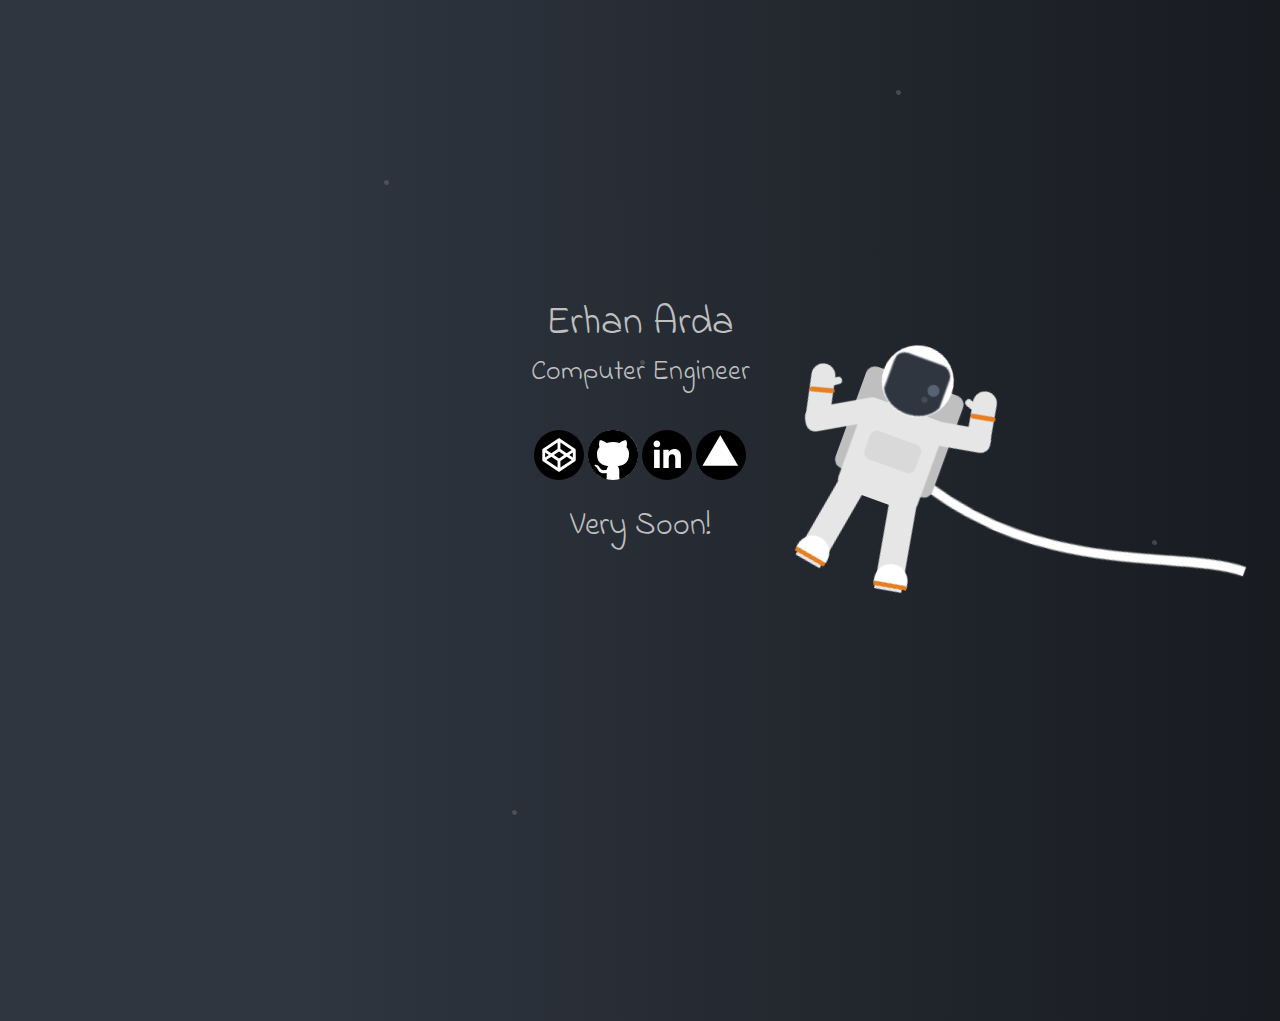
<file: index.html>
<!DOCTYPE html>
<html lang="en">

<head>
  <meta charset="UTF-8">
  <meta name="viewport" content="width=device-width, initial-scale=1.0">
  <meta http-equiv="X-UA-Compatible" content="ie=edge">
  <link rel="stylesheet" href="https://stackpath.bootstrapcdn.com/bootstrap/4.4.1/css/bootstrap.min.css">
  <link rel="stylesheet" type="text/css" href="static/css/style.css">
  <link href="https://fonts.googleapis.com/css?family=Indie+Flower&display=swap" rel="stylesheet">

  <title>EA</title>
</head>

<body>
  <div class="container">

    <div class="moons">
      <div class="moon"></div>

      <div class="moon__crater moon__crater1"></div>
      <div class="moon__crater moon__crater2"></div>
      <div class="moon__crater moon__crater3"></div>
    </div>
    <div class="star star1"></div>
    <div class="star star2"></div>
    <div class="star star3"></div>
    <div class="star star4"></div>
    <div class="star star5"></div>

    <div class="error">
      <div class="error__title">404</div>
      <div class="error__subtitle">Hmmm...</div>
      <div class="error__description">It looks like one of the developers fell asleep</div>

      <button class="error__button"><a href="contact-us.html" class="ct">CONTACT</a></button>
    </div>

    <div class="astronaut">
      <div class="astronaut__backpack"></div>
      <div class="astronaut__body"></div>
      <div class="astronaut__body__chest"></div>
      <div class="astronaut__arm-left1"></div>
      <div class="astronaut__arm-left2"></div>
      <div class="astronaut__arm-right1"></div>
      <div class="astronaut__arm-right2"></div>
      <div class="astronaut__arm-thumb-left"></div>
      <div class="astronaut__arm-thumb-right"></div>
      <div class="astronaut__leg-left"></div>
      <div class="astronaut__leg-right"></div>
      <div class="astronaut__foot-left"></div>
      <div class="astronaut__foot-right"></div>
      <div class="astronaut__wrist-left"></div>
      <div class="astronaut__wrist-right"></div>

      <div class="astronaut__cord">
        <canvas id="cord" height="500px" width="500px"></canvas>
      </div>

      <div class="astronaut__head">
        <canvas id="visor" width="60px" height="60px"></canvas>
        <div class="astronaut__head-visor-flare1"></div>
        <div class="astronaut__head-visor-flare2"></div>
      </div>
    </div>


    <div id="infos">
      <h1>Erhan Arda</h1>
      <h3>Computer Engineer</h3>
      <div class="soc">


        <a href="https://codepen.io/erhanarda" target="_blank" class="icon codepen" title="CodePen">
          <svg viewBox="0 0 512 512">
            <path
              d="M427 201.9c-0.6-4.2-2.9-8-6.4-10.3L264.2 87.3c-4.9-3.3-11.4-3.3-16.3 0L91.4 191.6c-4 2.7-6.5 7.4-6.5 12.2v104.3c0 4.8 2.5 9.6 6.5 12.2l156.4 104.3c4.9 3.3 11.4 3.3 16.3 0L420.6 320.4c4-2.6 6.6-7.4 6.6-12.2V203.9C427.1 203.2 427.1 202.6 427 201.9 427 201.7 427.1 202.6 427 201.9zM270.7 127.1l115.2 76.8 -51.5 34.4 -63.8-42.7V127.1zM241.3 127.1v68.6l-63.8 42.7 -51.5-34.4L241.3 127.1zM114.3 231.4l36.8 24.6 -36.8 24.6V231.4zM241.3 384.9L126.1 308.1l51.5-34.4 63.8 42.6V384.9zM256 290.8l-52-34.8 52-34.8 52 34.8L256 290.8zM270.7 384.9V316.3l63.8-42.6 51.5 34.4L270.7 384.9zM397.7 280.6l-36.8-24.6 36.8-24.6V280.6z" />
          </svg>
          <!--[if lt IE 9]><em>CodePen</em><![endif]-->
        </a>


        <!--<a href="#" class="icon facebook" title="Facebook">
        <svg viewBox="0 0 512 512">
          <path
            d="M211.9 197.4h-36.7v59.9h36.7V433.1h70.5V256.5h49.2l5.2-59.1h-54.4c0 0 0-22.1 0-33.7 0-13.9 2.8-19.5 16.3-19.5 10.9 0 38.2 0 38.2 0V82.9c0 0-40.2 0-48.8 0 -52.5 0-76.1 23.1-76.1 67.3C211.9 188.8 211.9 197.4 211.9 197.4z" />
        </svg>
       [if lt IE 9]><em>Facebook</em><![endif]
      </a>-->

        <a href="https://github.com/ErhanArda" target="_blank" class="icon github" title="GitHub">
          <svg viewBox="71 71 370 370">
            <path
              d="M256 70.7c-102.6 0-185.9 83.2-185.9 185.9 0 82.1 53.3 151.8 127.1 176.4 9.3 1.7 12.3-4 12.3-8.9V389.4c-51.7 11.3-62.5-21.9-62.5-21.9 -8.4-21.5-20.6-27.2-20.6-27.2 -16.9-11.5 1.3-11.3 1.3-11.3 18.7 1.3 28.5 19.2 28.5 19.2 16.6 28.4 43.5 20.2 54.1 15.4 1.7-12 6.5-20.2 11.8-24.9 -41.3-4.7-84.7-20.6-84.7-91.9 0-20.3 7.3-36.9 19.2-49.9 -1.9-4.7-8.3-23.6 1.8-49.2 0 0 15.6-5 51.1 19.1 14.8-4.1 30.7-6.2 46.5-6.3 15.8 0.1 31.7 2.1 46.6 6.3 35.5-24 51.1-19.1 51.1-19.1 10.1 25.6 3.8 44.5 1.8 49.2 11.9 13 19.1 29.6 19.1 49.9 0 71.4-43.5 87.1-84.9 91.7 6.7 5.8 12.8 17.1 12.8 34.4 0 24.9 0 44.9 0 51 0 4.9 3 10.7 12.4 8.9 73.8-24.6 127-94.3 127-176.4C441.9 153.9 358.6 70.7 256 70.7z" />
          </svg>
          <!--[if lt IE 9]><em>GitHub</em><![endif]-->
        </a>

        <a href="https://www.linkedin.com/in/erhan-arda-4b6b9846/" class="icon linkedin" target="_blank"
          title="LinkedIn">
          <svg viewBox="0 0 512 512">
            <path
              d="M186.4 142.4c0 19-15.3 34.5-34.2 34.5 -18.9 0-34.2-15.4-34.2-34.5 0-19 15.3-34.5 34.2-34.5C171.1 107.9 186.4 123.4 186.4 142.4zM181.4 201.3h-57.8V388.1h57.8V201.3zM273.8 201.3h-55.4V388.1h55.4c0 0 0-69.3 0-98 0-26.3 12.1-41.9 35.2-41.9 21.3 0 31.5 15 31.5 41.9 0 26.9 0 98 0 98h57.5c0 0 0-68.2 0-118.3 0-50-28.3-74.2-68-74.2 -39.6 0-56.3 30.9-56.3 30.9v-25.2H273.8z" />
          </svg>
          <!--[if lt IE 9]><em>LinkedIn</em><![endif]-->
        </a>
        <a href="https://zeit.co/erhanarda" target="_blank" class="icon zeit" title="Zeit">
          <svg viewBox="-18 0 140 140">
            <polygon points="50 15, 100 100, 0 100" />
          </svg>
          <!--[if lt IE 9]><em>Facebook</em><![endif]-->
        </a>

        <!--<a href="#" class="icon stackoverflow" title="StackOverflow">
        <svg viewBox="0 0 512 512">
          <path
            d="M294.8 361.2l-122 0.1 0-26 122-0.1L294.8 361.2zM377.2 213.7L356.4 93.5l-25.7 4.5 20.9 120.2L377.2 213.7zM297.8 301.8l-121.4-11.2 -2.4 25.9 121.4 11.2L297.8 301.8zM305.8 267.8l-117.8-31.7 -6.8 25.2 117.8 31.7L305.8 267.8zM321.2 238l-105-62 -13.2 22.4 105 62L321.2 238zM346.9 219.7l-68.7-100.8 -21.5 14.7 68.7 100.8L346.9 219.7zM315.5 275.5v106.5H155.6V275.5h-20.8v126.9h201.5V275.5H315.5z" />
        </svg>
       [if lt IE 9]><em>StackOverflow</em><![endif]
      </a>-->

      </div>
      <h2>Very Soon!</h2>
    </div>
  </div>
  <script src="static/js/script.js"></script>
</body>

</html>
</file>
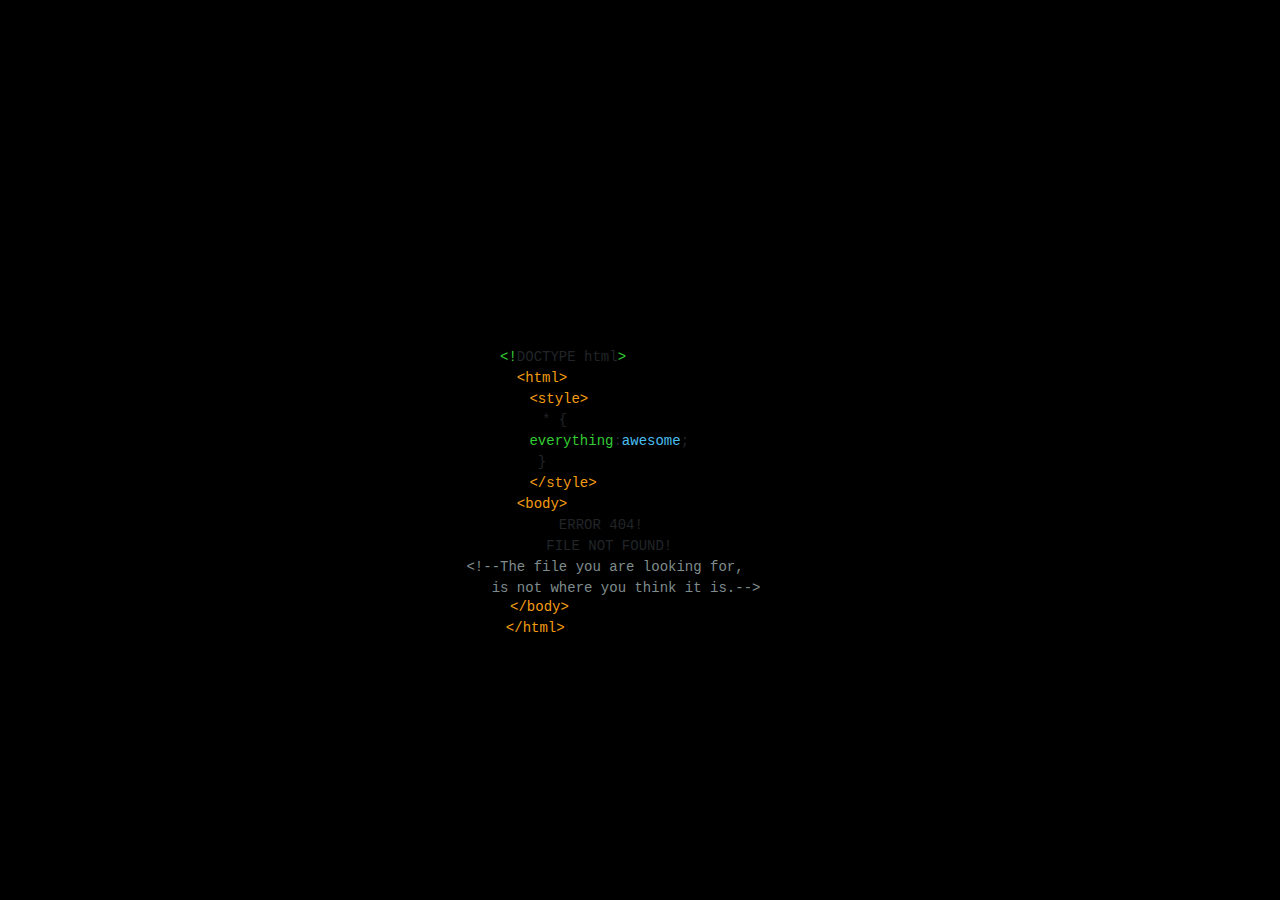
<file: contact-us.html>
<!DOCTYPE html>
<html lang="en">

<head>
  <meta charset="UTF-8">
  <meta name="viewport" content="width=device-width, initial-scale=1.0">
  <meta http-equiv="X-UA-Compatible" content="ie=edge">
  <link rel="stylesheet" href="https://stackpath.bootstrapcdn.com/bootstrap/4.4.1/css/bootstrap.min.css">
  <link rel="stylesheet" type="text/css" href="static/css/styles.css">
  <link href="https://fonts.googleapis.com/css?family=Indie+Flower&display=swap" rel="stylesheet">

  <title>EA</title>
</head>
<body>
 
    <div class="error">
    
    <div class="wrap">
      <div class="404">
        <pre><code>
         <span class="green">&lt;!</span><span>DOCTYPE html</span><span class="green">&gt;</span>
    <span class="orange">&lt;html&gt;</span>
        <span class="orange">&lt;style&gt;</span>
       * {
                    <span class="green">everything</span>:<span class="blue">awesome</span>;
    }
         <span class="orange">&lt;/style&gt;</span>
     <span class="orange">&lt;body&gt;</span> 
                  ERROR 404!
                    FILE NOT FOUND!
                    <span class="comment">&lt;!--The file you are looking for, 
                        is not where you think it is.--&gt;
            </span>
     <span class="orange"></span> 
                  
    
    
    </div>
    <br />
    <span class="info">
    <br />
    
    <span class="orange">&nbsp;&lt;/body&gt;</span>
    
    <br/>
          <span class="orange">&lt;/html&gt;</span>

 
        </code></pre>
      </div>
    </div>
    
    
    </span>
    
</body>
</html>
</file>
<file: static/css/style.css>
html,
body {
	font-family: 'Indie Flower', cursive;
	font-size: 16px;
  width: 100%;
  margin: 0px;
  background: linear-gradient(90deg, rgba(47,54,64,1) 23%, rgba(24,27,32,1) 100%);
}

.container {
	padding-top: 100px;
	text-align: center;	
	margin: 200px auto;
  max-width: 500px;
  
}
h1, h2, h3{
  color: #bfbfbf;
}

.container h3 {
	margin-bottom: 50px;	
}
 
.intro {
	font-family: 'arial';
	text-align: center;
	font-size: 20px;
	font-weight: bold;
	margin-top: 20px;
}
@media screen and (max-width: 1400px) {
    .moons, .error{
      visibility: hidden;
   }
 
}
#page1{
    background: url(https://images.unsplash.com/photo-1436891620584-47fd0e565afb?q=80&fm=jpg&s=33cf5b0ee9fbd292475a0c03bee481c9);
    background-position: center center;
    background-attachment: fixed;
    background-size: 100% 100%;
    color: #fff;
    text-align: center;
	font-family: 'Indie Flower', cursive;
}
.soc{
  margin-top: -10px;
  display: block;
  list-style: none;
text-align: center;}
  li{
  display: inline-block;}

  a, svg{
  display: block}
  a{
    display: inline-block;
    position: relative; // IE8
    height:50%; // IE8
    width: 50%; // IE8
  }
    
  svg{
     width: 50px;
  }
.icon{
	  border-radius: 100%;
	  background: black ;
		color:#fff; 
		 fill:#fff;

}
.icon:hover{

    background: #fff; 
    color: black;  
	fill: black;
 
}
  

  
.facebook:hover{
  
    color: rgb(59, 87, 157);
	fill: rgb(59, 87, 157);}
  
.github{
  background: white;
  color: black;  
  fill: black;  
     }
.github:hover{
	background: #6441a5;
    color: white;
fill: white;
}

.linkedin :hover{
    color: #007BB6;
    fill: #007BB6;
	}

.stackoverflow:hover{
    color: #fe7a15;
	fill: #fe7a15;
}
  
.upwork:hover{
    color: #96D953;
    fill: #96D953;
}

h2{
	margin-top:20px
}


.moon {
  background: linear-gradient(90deg, rgba(208,208,208,1) 48%, rgba(145,145,145,1) 100%);
  position: absolute;
  top: -100px;
  left: -300px;
  width: 900px;
  height: 900px;
  content: '';
  border-radius: 100%;
  box-shadow: 0px 0px 30px -4px rgba(0,0,0,0.5);
}

.moon__crater {
  position: absolute;
  content: '';
  border-radius: 100%;
  background: linear-gradient(90deg, rgba(122,122,122,1) 38%, rgba(195,195,195,1) 100%);
  opacity: 0.6;
}

.moon__crater1 {
  top: 250px;
  left: 500px;
  width: 60px;
  height: 180px;
}

.moon__crater2 {
  top: 650px;
  left: 340px;
  width: 40px;
  height: 80px;
  transform: rotate(55deg);
}

.moon__crater3 {
  top: -20px;
  left: 40px;
  width: 65px;
  height: 120px;
  transform: rotate(250deg);
}

.star {
  background: grey;
  position: absolute;
  width: 5px;
  height: 5px;
  content: '';
  border-radius: 100%;
  transform: rotate(250deg);
  opacity: 0.4;
  animation-name: shimmer;
  animation-duration: 1.5s;
  animation-iteration-count: infinite;
  animation-direction: alternate;
}

@keyframes shimmer {
  from {opacity: 0;}
  to {opacity: 0.7;}
}

.star1 {
  top: 40%;
  left: 50%;
  animation-delay: 1s;
}

.star2 {
  top: 60%;
  left: 90%;
  animation-delay: 3s;
}

.star3 {
  top: 10%;
  left: 70%;
  animation-delay: 2s;
}

.star4 {
  top: 90%;
  left: 40%;
}

.star5 {
  top: 20%;
  left: 30%;
  animation-delay: 0.5s;
}

.error {
  position: absolute;
  left: 100px;
  top: 400px;
  transform: translateY(-60%);
  font-family: 'Righteous', cursive;
  color: #363e49;
}

.error__title {
  font-size: 10em;
}

.error__subtitle {
  font-size: 2em;
}

.error__description {
  opacity: 0.5;
}

.error__button {
  min-width: 7em;
  margin-top: 3em;
  margin-right: 0.5em;
  padding: 0.5em 2em;
  outline: none;
  border: 2px solid #2f3640;
  background-color: transparent;
  border-radius: 8em;
  color: #576375;
  cursor: pointer;
  transition-duration: 0.2s;
  font-size: 0.75em;
  font-family: 'Righteous', cursive;
}
.ct{

  outline: none;
   background-color: transparent;
   color: #576375;
  cursor: pointer;
  transition-duration: 0.2s;
  font-size: 1em;
  font-family: 'Righteous', cursive;
}

.ct:hover {
  color: #21252c;
}

.ct--active {
  background-color: #e67e22;
  border: 2px solid #e67e22;
  color: white;
}

.ct--active:hover {
  box-shadow: 0px 0px 8px 0px rgba(0,0,0,0.5);
  color: white;
}

.astronaut {
  position: absolute;
  width: 185px;
  height: 300px;
  left: 70%;
  top: 50%;
  transform: translate(-50%, -50%) rotate(20deg) scale(1.2);
}

.astronaut__head {
  background-color: white;
  position: absolute;
  top: 60px;
  left: 60px;
  width: 60px;
  height: 60px;
  content: '';
  border-radius: 2em;
}

.astronaut__head-visor-flare1 {
  background-color: #7f8fa6;
  position: absolute;
  top: 28px;
  left: 40px;
  width: 10px;
  height: 10px;
  content: '';
  border-radius: 2em;
  opacity: 0.5;
}

.astronaut__head-visor-flare2 {
  background-color: #718093;
  position: absolute;
  top: 40px;
  left: 38px;
  width: 5px;
  height: 5px;
  content: '';
  border-radius: 2em;
  opacity: 0.3;
}

.astronaut__backpack {
  background-color: #bfbfbf;
  position: absolute;
  top: 90px;
  left: 47px;
  width: 86px;
  height: 90px;
  content: '';
  border-radius: 8px;
}

.astronaut__body {
  background-color: #e6e6e6;
  position: absolute;
  top: 115px;
  left: 55px;
  width: 70px;
  height: 80px;
  content: '';
  border-radius: 8px;
}

.astronaut__body__chest {
  background-color: #d9d9d9;
  position: absolute;
  top: 140px;
  left: 68px;
  width: 45px;
  height: 25px;
  content: '';
  border-radius: 6px;
}

.astronaut__arm-left1 {
  background-color: #e6e6e6;
  position: absolute;
  top: 127px;
  left: 9px;
  width: 65px;
  height: 20px;
  content: '';
  border-radius: 8px;
  transform: rotate(-30deg);
}

.astronaut__arm-left2 {
  background-color: #e6e6e6;
  position: absolute;
  top: 102px;
  left: 7px;
  width: 20px;
  height: 45px;
  content: '';
  border-radius: 8px;
  transform: rotate(-12deg);
  border-top-left-radius: 8em;
  border-top-right-radius: 8em;
}

.astronaut__arm-right1 {
  background-color: #e6e6e6;
  position: absolute;
  top: 113px;
  left: 100px;
  width: 65px;
  height: 20px;
  content: '';
  border-radius: 8px;
  transform: rotate(-10deg);
}

.astronaut__arm-right2 {
  background-color: #e6e6e6;
  position: absolute;
  top: 78px;
  left: 141px;
  width: 20px;
  height: 45px;
  content: '';
  border-radius: 8px;
  transform: rotate(-10deg);
  border-top-left-radius: 8em;
  border-top-right-radius: 8em;
}

.astronaut__arm-thumb-left {
  background-color: #e6e6e6;
  position: absolute;
  top: 110px;
  left: 21px;
  width: 10px;
  height: 6px;
  content: '';
  border-radius: 8em;
  transform: rotate(-35deg);
}

.astronaut__arm-thumb-right {
  background-color: #e6e6e6;
  position: absolute;
  top: 90px;
  left: 133px;
  width: 10px;
  height: 6px;
  content: '';
  border-radius: 8em;
  transform: rotate(20deg);
}

.astronaut__wrist-left {
  background-color: #e67e22;
  position: absolute;
  top: 122px;
  left: 6.5px;
  width: 21px;
  height: 4px;
  content: '';
  border-radius: 8em;
  transform: rotate(-15deg);
}

.astronaut__wrist-right {
  background-color: #e67e22;
  position: absolute;
  top: 98px;
  left: 141px;
  width: 21px;
  height: 4px;
  content: '';
  border-radius: 8em;
  transform: rotate(-10deg);
}

.astronaut__leg-left {
  background-color: #e6e6e6;
  position: absolute;
  top: 188px;
  left: 50px;
  width: 23px;
  height: 75px;
  content: '';
  transform: rotate(10deg);
}

.astronaut__leg-right {
  background-color: #e6e6e6;
  position: absolute;
  top: 188px;
  left: 108px;
  width: 23px;
  height: 75px;
  content: '';
  transform: rotate(-10deg);
}

.astronaut__foot-left {
  background-color: white;
  position: absolute;
  top: 240px;
  left: 43px;
  width: 28px;
  height: 20px;
  content: '';
  transform: rotate(10deg);
  border-radius: 3px;
  border-top-left-radius: 8em;
  border-top-right-radius: 8em;
  border-bottom: 4px solid #e67e22;
}

.astronaut__foot-right {
  background-color: white;
  position: absolute;
  top: 240px;
  left: 111px;
  width: 28px;
  height: 20px;
  content: '';
  transform: rotate(-10deg);
  border-radius: 3px;
  border-top-left-radius: 8em;
  border-top-right-radius: 8em;
  border-bottom: 4px solid #e67e22;
}
</file>
<file: static/css/styles.css>
@import url(https://fonts.googleapis.com/css?family=Gilda+Display);

html {
  background-color:black;
  color: white;
  overflow: hidden;
  height: 100%;
  -webkit-user-select: none;
     -moz-user-select: none;
      -ms-user-select: none;
          user-select: none;
		  font-size: medium;
}

.error {
  text-align: center;
  font-family: 'Gilda Display', serif;
  
  text-align: center;
  width: 100%;
  height: 120px;
  margin: auto;
  position: absolute;
  top: 0;
  bottom: 0;
  left: -60px;
  right: 0;
  -webkit-animation: noise-3 1s linear infinite;
          animation: noise-3 1s linear infinite;
  overflow: default;
}

body:after {
  content: 'error 404';
  font-family: OCR-A;
  font-size: 100px;
  
  text-align: center;
  width: 550px;
  margin: auto;
  position: absolute;
  top: 25%;
  bottom: 0;
  left: 0;
  right: 35%;
  opacity: 0;
  color: white;
  -webkit-animation: noise-1 .2s linear infinite;
          animation: noise-1 .2s linear infinite;
}
body:before {
  content: 'error 404';
  font-family: OCR-A;
  font-size: 100px;
  
  text-align: center;
  width: 550px;
  margin: auto;
  position: absolute;
  top: 25%;
  bottom: 0;
  left: 0;
  right: 35%;
  opacity: 0;
  color: white;
  -webkit-animation: noise-2 .2s linear infinite;
          animation: noise-2 .2s linear infinite;
}

.info {
  text-align: center;
  width: 200px;
  height: 60px;
  margin: auto;
  position: absolute;
  top: 280px;
  bottom: 0;
  left: 20px;
  right: 0;
  -webkit-animation: noise-3 1s linear infinite;
          animation: noise-3 1s linear infinite;
}

.info:before {
  content: 'file not found';
  font-family: OCR-A;
  font-size: 100px;
  text-align: center;
  width: 800px; 
  margin: auto;
  position: absolute;
  top: 20px;
  bottom: 0;
  left: 40px;
  right: 100px;
  opacity: 0;
  color: white;
  -webkit-animation: noise-2 .2s linear infinite;
          animation: noise-2 .2s linear infinite;
}

.info:after {
  content: 'file not found';
  font-family: OCR-A;
  font-size: 100px;
  text-align: center;
  width: 800px;
  margin: auto;
  position: absolute;
  top: 20px;
  bottom: 0;
  left: 40px;
  right: 0;
  opacity: 0;
  color: white;
  -webkit-animation: noise-1 .2s linear infinite;
          animation: noise-1 .2s linear infinite;
}

@-webkit-keyframes noise-1 {
  0%, 20%, 40%, 60%, 70%, 90% {opacity: 0;}
  10% {opacity: .1;}
  50% {opacity: .5; left: -6px;}
  80% {opacity: .3;}
  100% {opacity: .6; left: 2px;}
}

@keyframes noise-1 {
  0%, 20%, 40%, 60%, 70%, 90% {opacity: 0;}
  10% {opacity: .1;}
  50% {opacity: .5; left: -6px;}
  80% {opacity: .3;}
  100% {opacity: .6; left: 2px;}
}

@-webkit-keyframes noise-2 {
  0%, 20%, 40%, 60%, 70%, 90% {opacity: 0;}
  10% {opacity: .1;}
  50% {opacity: .5; left: 6px;}
  80% {opacity: .3;}
  100% {opacity: .6; left: -2px;}
}

@keyframes noise-2 {
  0%, 20%, 40%, 60%, 70%, 90% {opacity: 0;}
  10% {opacity: .1;}
  50% {opacity: .5; left: 6px;}
  80% {opacity: .3;}
  100% {opacity: .6; left: -2px;}
}

@-webkit-keyframes noise {
  0%, 3%, 5%, 42%, 44%, 100% {opacity: 1; -webkit-transform: scaleY(1); transform: scaleY(1);}  
  4.3% {opacity: 1; -webkit-transform: scaleY(1.7); transform: scaleY(1.7);}
  43% {opacity: 1; -webkit-transform: scaleX(1.5); transform: scaleX(1.5);}
}

@keyframes noise {
  0%, 3%, 5%, 42%, 44%, 100% {opacity: 1; -webkit-transform: scaleY(1); transform: scaleY(1);}  
  4.3% {opacity: 1; -webkit-transform: scaleY(1.7); transform: scaleY(1.7);}
  43% {opacity: 1; -webkit-transform: scaleX(1.5); transform: scaleX(1.5);}
}

@-webkit-keyframes noise-3 {
  0%,3%,5%,42%,44%,100% {opacity: 1; -webkit-transform: scaleY(1); transform: scaleY(1);}
  4.3% {opacity: 1; -webkit-transform: scaleY(4); transform: scaleY(4);}
  43% {opacity: 1; -webkit-transform: scaleX(10) rotate(60deg); transform: scaleX(10) rotate(60deg);}
}

@keyframes noise-3 {
  0%,3%,5%,42%,44%,100% {opacity: 1; -webkit-transform: scaleY(1); transform: scaleY(1);}
  4.3% {opacity: 1; -webkit-transform: scaleY(4); transform: scaleY(4);}
  43% {opacity: 1; -webkit-transform: scaleX(10) rotate(60deg); transform: scaleX(10) rotate(60deg);}
}

.wrap {
  top: 30%;
  left: 25%;
  
  height: 200px;
  
  margin-top: -100px;
  position: absolute;
}
code {
  color: white;
}
span.blue {
  color: #48beef;
}
span.comment {
  color: #7f8c8d;
}
span.orange {
  color: #f39c12;
}
span.green {
  color: #33cc33;
}

.viewFull {
  font-family:OCR-A;
  color:orange;
  text-decoration:;
}
@font-face {
    font-family: OCR-A;
    src: url('[data-uri]') format('woff');
	
}

 @media only screen and (min-height: 500px) {

.viewFull{
  display:none; 	
	}

}
</file>
